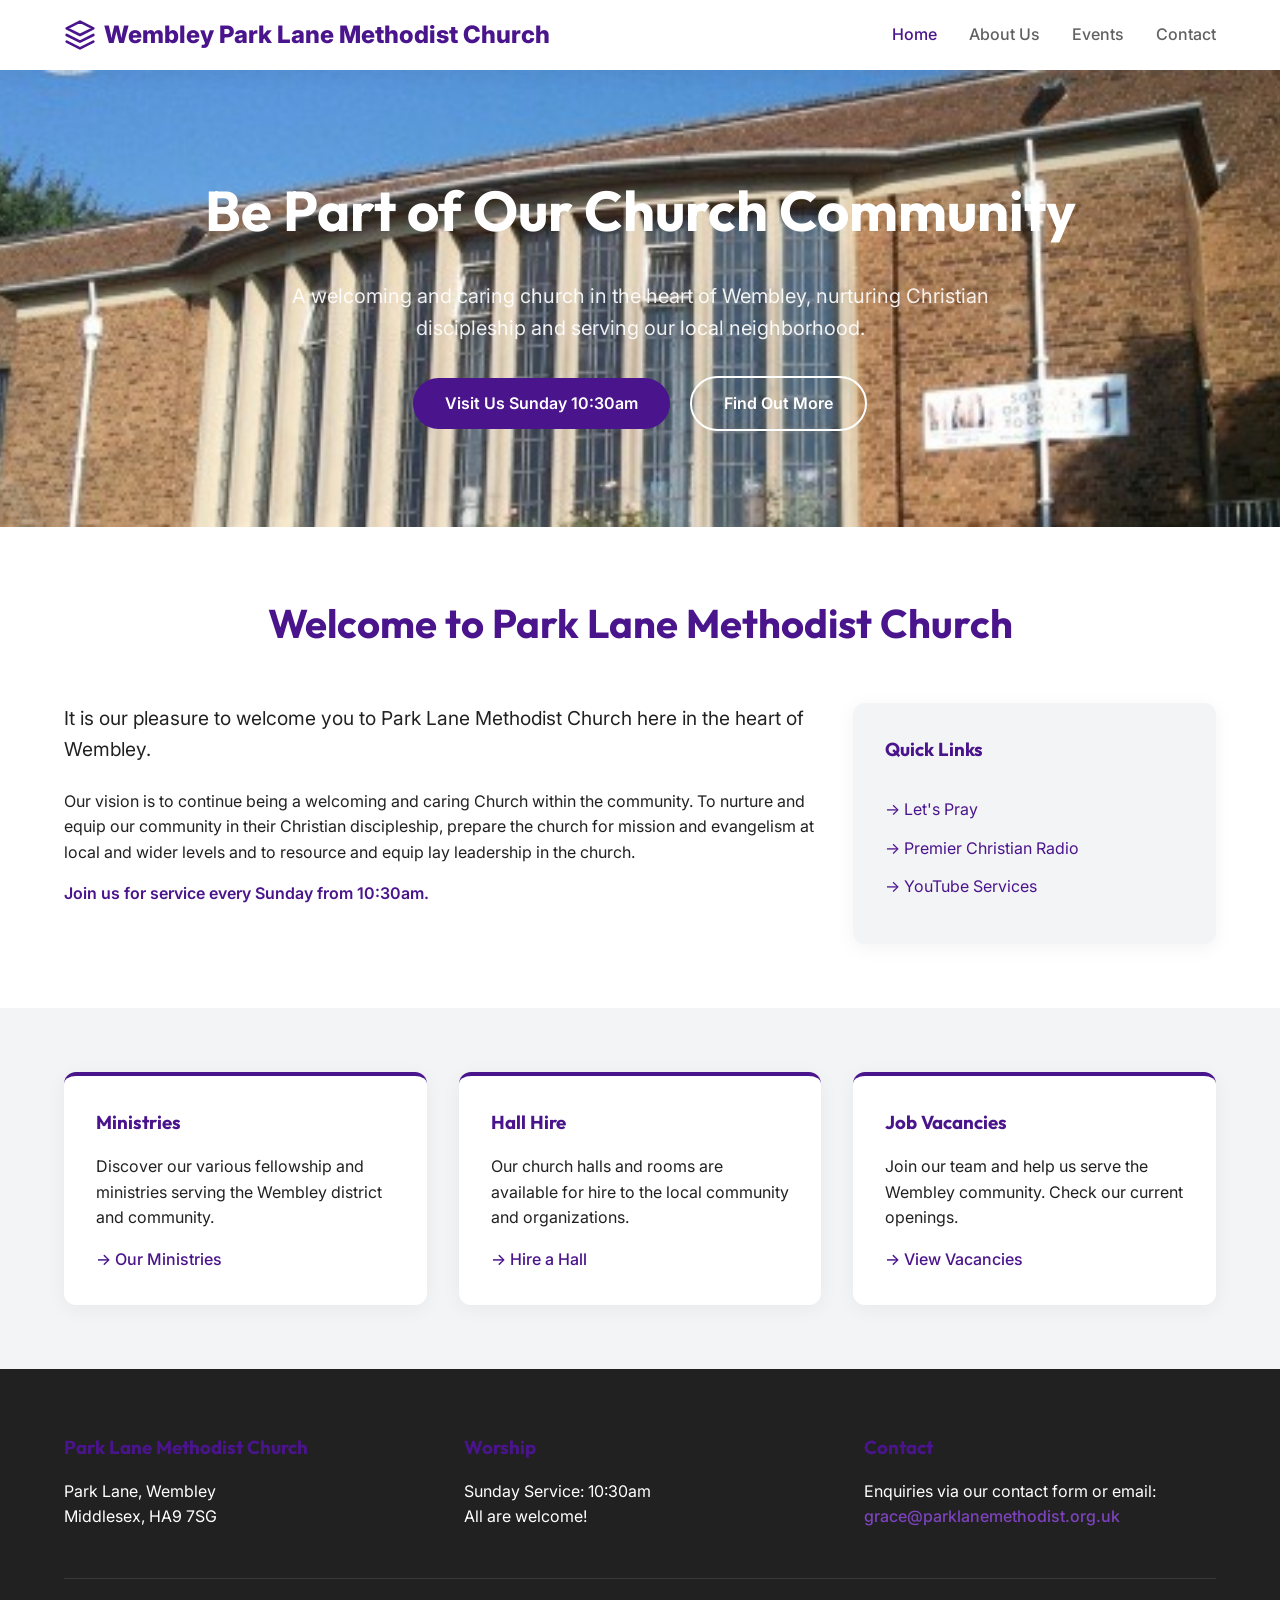
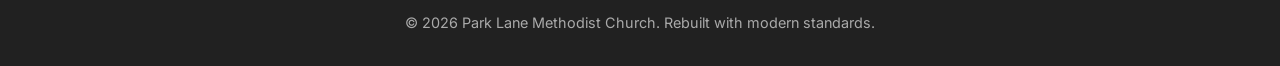
<file: public/index.html>
<!DOCTYPE html>
<html lang="en">
<head>
    <meta charset="UTF-8">
    <meta name="viewport" content="width=device-width, initial-scale=1.0">
    <title>Park Lane Methodist Church | Wembley</title>
    <meta name="description" content="Park Lane Methodist Church is a welcoming community in the heart of Wembley, dedicated to worship, fellowship, and service.">
    
    <!-- Google Fonts -->
    <link rel="preconnect" href="https://fonts.googleapis.com">
    <link rel="preconnect" href="https://fonts.gstatic.com" crossorigin>
    <link href="https://fonts.googleapis.com/css2?family=Inter:wght@400;500;600&family=Outfit:wght@700;800&display=swap" rel="stylesheet">
    
    <!-- Custom CSS -->
    <link rel="stylesheet" href="css/style.css">
</head>
<body>

    <!-- Header & Navigation -->
    <header>
        <div class="container nav-container">
            <div class="logo">
                <svg width="32" height="32" viewBox="0 0 24 24" fill="none" stroke="currentColor" stroke-width="2" stroke-linecap="round" stroke-linejoin="round"><path d="M12 2L2 7l10 5 10-5-10-5zM2 17l10 5 10-5M2 12l10 5 10-5"></path></svg>
                Wembley Park Lane Methodist Church
            </div>
            <nav>
                <ul class="nav-links">
                    <li><a href="index.html" class="active">Home</a></li>
                    <li><a href="about.html">About Us</a></li>
                    <li><a href="events.html">Events</a></li>

                    <li><a href="contact.html">Contact</a></li>
                </ul>
            </nav>
        </div>
    </header>

    <!-- Hero Section -->
    <main>
        <section class="hero">
            <div class="container">
                <h1>Be Part of Our Church Community</h1>
                <p>A welcoming and caring church in the heart of Wembley, nurturing Christian discipleship and serving our local neighborhood.</p>
                <div class="hero-btns">
                    <a href="contact.html" class="btn">Visit Us Sunday 10:30am</a>
                    <a href="about.html" class="btn" style="background:transparent; border: 2px solid white; margin-left: 1rem;">Find Out More</a>
                </div>
            </div>
        </section>

        <!-- Welcome Section -->
        <section id="welcome">
            <div class="container">
                <div class="section-title">
                    <h2>Welcome to Park Lane Methodist Church</h2>
                </div>
                <div class="grid">
                    <div class="welcome-text" style="grid-column: span 2;">
                        <p style="font-size: 1.2rem; margin-bottom: 1.5rem;">It is our pleasure to welcome you to Park Lane Methodist Church here in the heart of Wembley.</p>
                        <p>Our vision is to continue being a welcoming and caring Church within the community. To nurture and equip our community in their Christian discipleship, prepare the church for mission and evangelism at local and wider levels and to resource and equip lay leadership in the church.</p>
                        <p style="margin-top: 1rem; font-weight: 600; color: var(--primary);">Join us for service every Sunday from 10:30am.</p>
                    </div>
                    <div class="card" style="background: var(--bg-light); border: none;">
                        <h3>Quick Links</h3>
                        <ul style="list-style: none; padding-top: 1rem;">
                            <li style="margin-bottom: 0.8rem;"><a href="http://www.methodist.org.uk/prayer-and-worship/prayer-of-the-day" style="color: var(--primary);">→ Let's Pray</a></li>
                            <li style="margin-bottom: 0.8rem;"><a href="https://www.premier.plus/stations/premier-christian-radio" style="color: var(--primary);">→ Premier Christian Radio</a></li>
                            <li style="margin-bottom: 0.8rem;"><a href="https://www.youtube.com/channel/UCazZbO3GTxpth1OxfzTgOwA" style="color: var(--primary);">→ YouTube Services</a></li>
                        </ul>
                    </div>
                </div>
            </div>
        </section>

        <!-- Feature Grid -->
        <section style="background: var(--bg-light);">
            <div class="container">
                <div class="grid">
                    <div class="card">
                        <h3>Ministries</h3>
                        <p>Discover our various fellowship and ministries serving the Wembley district and community.</p>
                        <a href="about.html" style="color: var(--primary); display: inline-block; margin-top: 1rem; font-weight: 500;">→ Our Ministries</a>
                    </div>
                    <div class="card">
                        <h3>Hall Hire</h3>
                        <p>Our church halls and rooms are available for hire to the local community and organizations.</p>
                        <a href="contact.html" style="color: var(--primary); display: inline-block; margin-top: 1rem; font-weight: 500;">→ Hire a Hall</a>
                    </div>
                    <div class="card">
                        <h3>Job Vacancies</h3>
                        <p>Join our team and help us serve the Wembley community. Check our current openings.</p>
                        <a href="contact.html" style="color: var(--primary); display: inline-block; margin-top: 1rem; font-weight: 500;">→ View Vacancies</a>
                    </div>
                </div>
            </div>
        </section>
    </main>

    <!-- Footer -->
    <footer>
        <div class="container">
            <div class="footer-grid">
                <div>
                    <h3>Park Lane Methodist Church</h3>
                    <p>Park Lane, Wembley<br>Middlesex, HA9 7SG</p>
                </div>
                <div>
                    <h3>Worship</h3>
                    <p>Sunday Service: 10:30am</p>
                    <p>All are welcome!</p>
                </div>
                <div>
                    <h3>Contact</h3>
                    <p>Enquiries via our contact form or email:</p>
                    <p><a href="mailto:grace@parklanemethodist.org.uk" style="color: var(--primary-light); font-weight: 500;">grace@parklanemethodist.org.uk</a></p>
                </div>
            </div>
            <div class="footer-bottom">
                <p>&copy; 2026 Park Lane Methodist Church. Rebuilt with modern standards.</p>
            </div>
        </div>
    </footer>

    <!-- Custom JS -->
    <script src="js/main.js"></script>
</body>
</html>
</file>
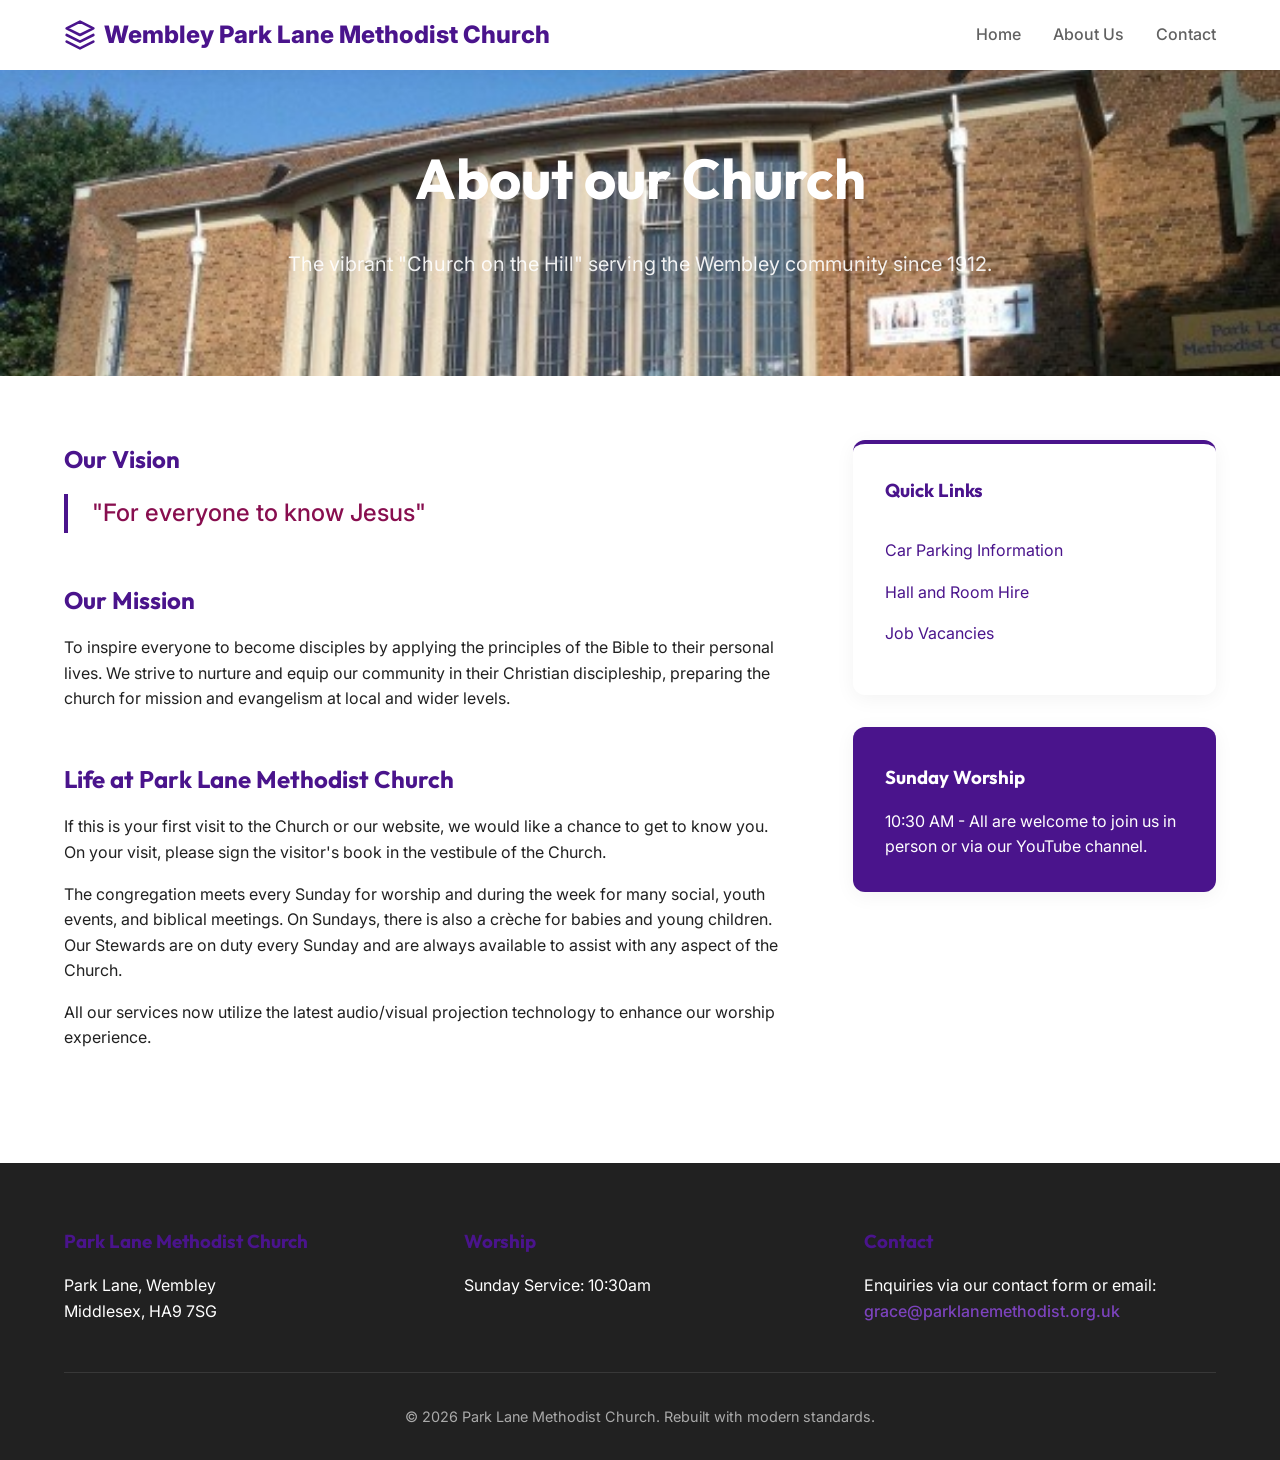
<file: about.html>
<!DOCTYPE html>
<html lang="en">
<head>
    <meta charset="UTF-8">
    <meta name="viewport" content="width=device-width, initial-scale=1.0">
    <title>About Us | Park Lane Methodist Church</title>
    <meta name="description" content="Learn about the history, vision, and mission of Park Lane Methodist Church in Wembley.">
    
    <!-- Google Fonts -->
    <link rel="preconnect" href="https://fonts.googleapis.com">
    <link rel="preconnect" href="https://fonts.gstatic.com" crossorigin>
    <link href="https://fonts.googleapis.com/css2?family=Inter:wght@400;500;600&family=Outfit:wght@700;800&display=swap" rel="stylesheet">
    
    <!-- Custom CSS -->
    <link rel="stylesheet" href="css/style.css">
</head>
<body>

    <!-- Header & Navigation -->
    <header>
        <div class="container nav-container">
            <div class="logo">
                <svg width="32" height="32" viewBox="0 0 24 24" fill="none" stroke="currentColor" stroke-width="2" stroke-linecap="round" stroke-linejoin="round"><path d="M12 2L2 7l10 5 10-5-10-5zM2 17l10 5 10-5M2 12l10 5 10-5"></path></svg>
                Wembley Park Lane Methodist Church
            </div>
            <nav>
                <ul class="nav-links">
                    <li><a href="index.html">Home</a></li>
                    <li><a href="https://parklanemethodist.org.uk/about" class="active">About Us</a></li>
                    <li><a href="https://parklanemethodist.org.uk/#contact">Contact</a></li>
                </ul>
            </nav>
        </div>
    </header>

    <!-- Page Header -->
    <section class="hero" style="padding: 4rem 0;">
        <div class="container">
            <h1>About our Church</h1>
            <p>The vibrant "Church on the Hill" serving the Wembley community since 1912.</p>
        </div>
    </section>

    <!-- Main Content -->
    <main class="container" style="padding: 4rem 1.5rem;">
        <div class="grid" style="grid-template-columns: 2fr 1fr; gap: 4rem;">
            
            <article>
                <div style="margin-bottom: 3rem;">
                    <h2>Our Vision</h2>
                    <p style="font-size: 1.5rem; color: var(--secondary); font-weight: 500; border-left: 4px solid var(--primary); padding-left: 1.5rem;">"For everyone to know Jesus"</p>
                </div>

                <div style="margin-bottom: 3rem;">
                    <h2>Our Mission</h2>
                    <p>To inspire everyone to become disciples by applying the principles of the Bible to their personal lives. We strive to nurture and equip our community in their Christian discipleship, preparing the church for mission and evangelism at local and wider levels.</p>
                </div>

                <div style="margin-bottom: 3rem;">
                    <h2>Life at Park Lane Methodist Church</h2>
                    <p>If this is your first visit to the Church or our website, we would like a chance to get to know you. On your visit, please sign the visitor's book in the vestibule of the Church.</p>
                    <p style="margin-top: 1rem;">The congregation meets every Sunday for worship and during the week for many social, youth events, and biblical meetings. On Sundays, there is also a crèche for babies and young children. Our Stewards are on duty every Sunday and are always available to assist with any aspect of the Church.</p>
                    <p style="margin-top: 1rem;">All our services now utilize the latest audio/visual projection technology to enhance our worship experience.</p>
                </div>
            </article>

            <!-- Sidebar -->
            <aside>
                <div class="card" style="margin-bottom: 2rem;">
                    <h3>Quick Links</h3>
                    <ul style="list-style: none; padding-top: 1rem;">
                        <li style="margin-bottom: 1rem;"><a href="https://parklanemethodist.org.uk/#contact" style="color: var(--primary);">Car Parking Information</a></li>
                        <li style="margin-bottom: 1rem;"><a href="https://parklanemethodist.org.uk/#contact" style="color: var(--primary);">Hall and Room Hire</a></li>
                        <li style="margin-bottom: 1rem;"><a href="https://parklanemethodist.org.uk/#contact" style="color: var(--primary);">Job Vacancies</a></li>
                    </ul>
                </div>
                
                <div class="card" style="background: var(--primary); color: white;">
                    <h3 style="color: white;">Sunday Worship</h3>
                    <p>10:30 AM - All are welcome to join us in person or via our YouTube channel.</p>
                </div>
            </aside>

        </div>
    </main>

    <!-- Footer -->
    <footer>
        <div class="container">
            <div class="footer-grid">
                <div>
                    <h3>Park Lane Methodist Church</h3>
                    <p>Park Lane, Wembley<br>Middlesex, HA9 7SG</p>
                </div>
                <div>
                    <h3>Worship</h3>
                    <p>Sunday Service: 10:30am</p>
                </div>
                <div>
                    <h3>Contact</h3>
                    <p>Enquiries via our contact form or email:</p>
                    <p><a href="mailto:grace@parklanemethodist.org.uk" style="color: var(--primary-light); font-weight: 500;">grace@parklanemethodist.org.uk</a></p>
                </div>
            </div>
            <div class="footer-bottom">
                <p>&copy; 2026 Park Lane Methodist Church. Rebuilt with modern standards.</p>
            </div>
        </div>
    </footer>

    <!-- Custom JS -->
    <script src="js/main.js"></script>
</body>
</html>
</file>
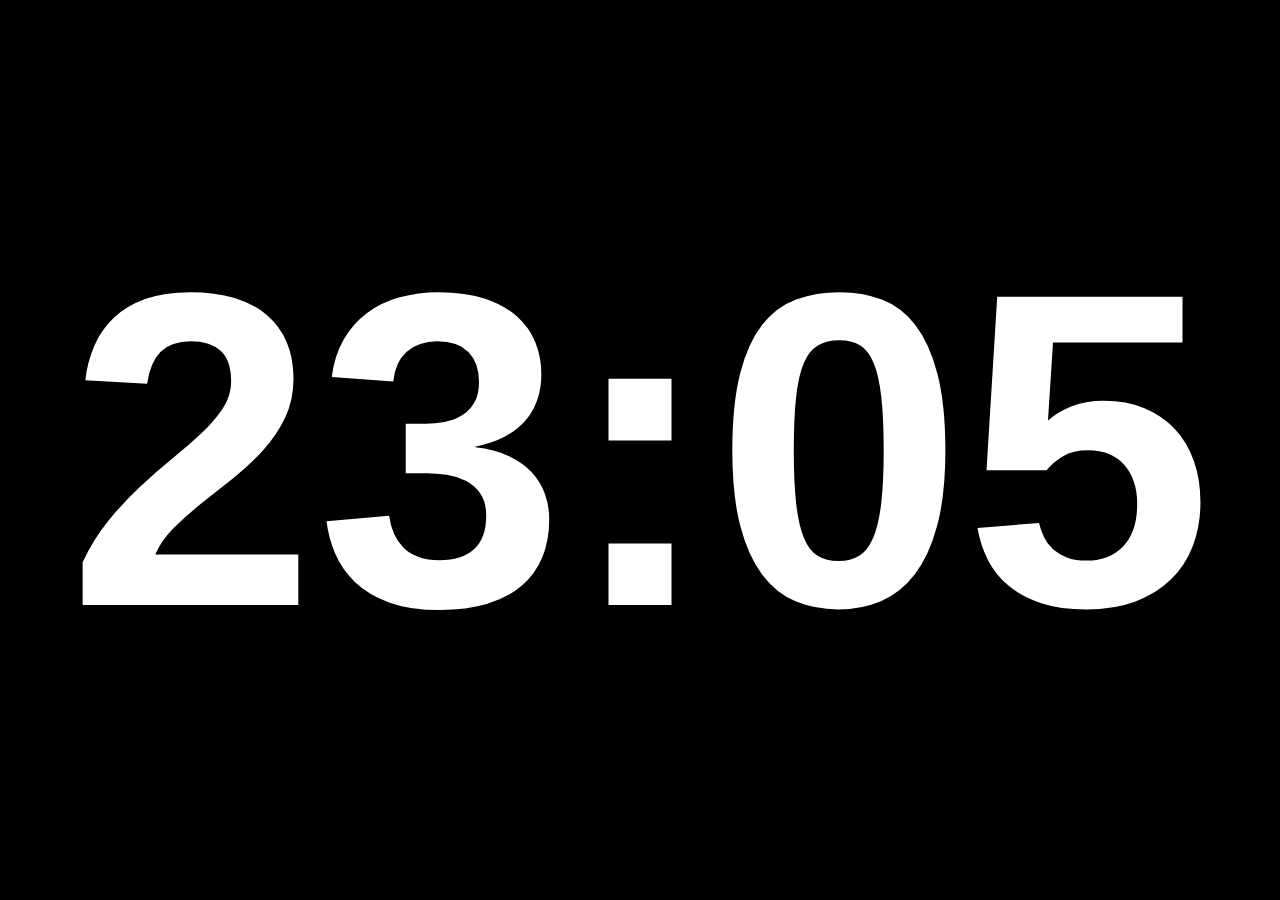
<file: clock.html>
<!DOCTYPE html>
<html lang="en">
<head>
	<meta charset="UTF-8">
	<title>Clock</title>
	<style>
		html {
			background: #000000;
			font-family: sans-serif;
			font-weight: bold;
			color: #FFFFFF;
		}
		html, body {
			margin: 0;
			padding: 0;
			width: 100%;
			height: 100%;
			overflow: hidden;
		}
		body {
			display: flex;
			justify-content: center;
			align-items: center;
		}
		div#clocktext {
			font-size: 35vw; /* Slightly larger text since there are fewer numbers */
			line-height: 1;
			text-align: center;
			cursor: default;
			user-select: none;
			-moz-user-select: none;
			-webkit-user-select: none;
		}
	</style>
</head>
<body>
	<div id="clocktext"></div>

	<script>
		"use strict";

		let textElem = document.getElementById("clocktext");

		function updateClock() {
			let d = new Date();
			let h = d.getHours();
			let m = d.getMinutes();
			
			let hStr = (h < 10 ? "0" : "") + h;
			let mStr = (m < 10 ? "0" : "") + m;
			
			// Only displaying hours and minutes now
			textElem.textContent = hStr + ":" + mStr;
		}

		updateClock();
		setInterval(updateClock, 1000);
	</script>
</body>
</html>
</file>
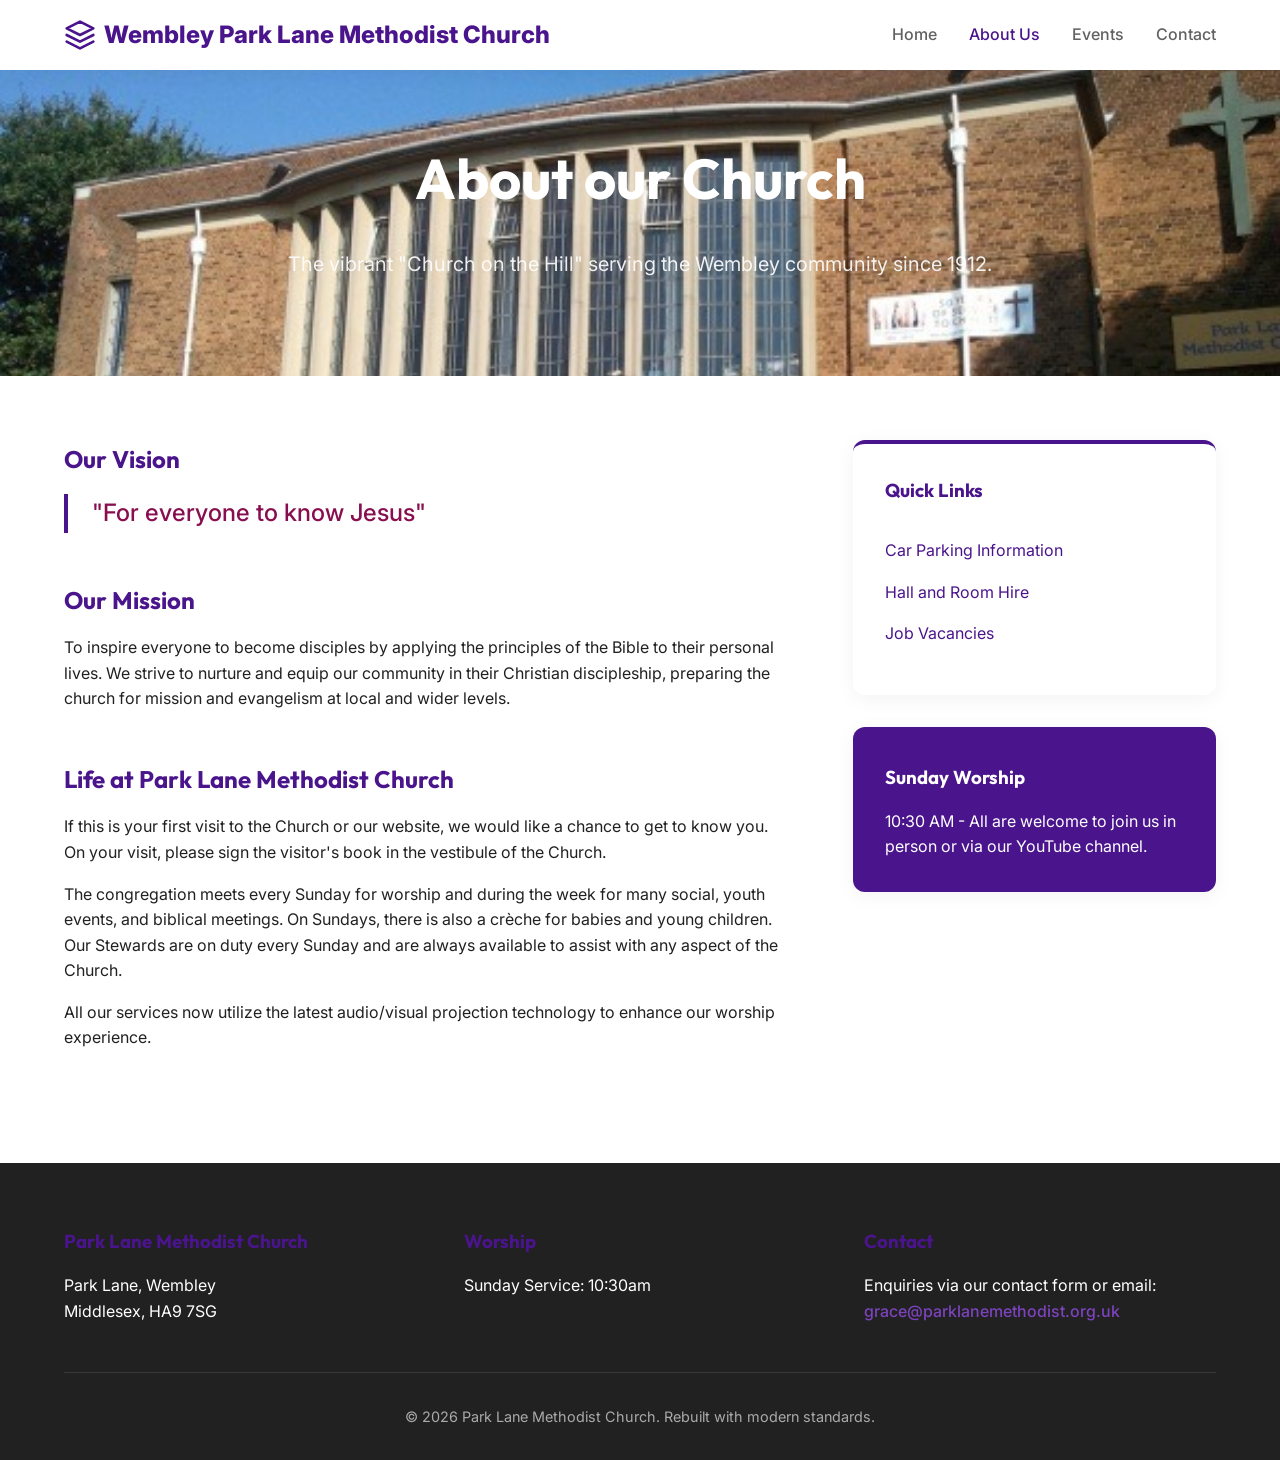
<file: public/about.html>
<!DOCTYPE html>
<html lang="en">
<head>
    <meta charset="UTF-8">
    <meta name="viewport" content="width=device-width, initial-scale=1.0">
    <title>About Us | Park Lane Methodist Church</title>
    <meta name="description" content="Learn about the history, vision, and mission of Park Lane Methodist Church in Wembley.">
    
    <!-- Google Fonts -->
    <link rel="preconnect" href="https://fonts.googleapis.com">
    <link rel="preconnect" href="https://fonts.gstatic.com" crossorigin>
    <link href="https://fonts.googleapis.com/css2?family=Inter:wght@400;500;600&family=Outfit:wght@700;800&display=swap" rel="stylesheet">
    
    <!-- Custom CSS -->
    <link rel="stylesheet" href="css/style.css">
</head>
<body>

    <!-- Header & Navigation -->
    <header>
        <div class="container nav-container">
            <div class="logo">
                <svg width="32" height="32" viewBox="0 0 24 24" fill="none" stroke="currentColor" stroke-width="2" stroke-linecap="round" stroke-linejoin="round"><path d="M12 2L2 7l10 5 10-5-10-5zM2 17l10 5 10-5M2 12l10 5 10-5"></path></svg>
                Wembley Park Lane Methodist Church
            </div>
            <nav>
                <ul class="nav-links">
                    <li><a href="index.html">Home</a></li>
                    <li><a href="about.html" class="active">About Us</a></li>
                    <li><a href="events.html">Events</a></li>
                    
                    <li><a href="contact.html">Contact</a></li>
                </ul>
            </nav>
        </div>
    </header>

    <!-- Page Header -->
    <section class="hero" style="padding: 4rem 0;">
        <div class="container">
            <h1>About our Church</h1>
            <p>The vibrant "Church on the Hill" serving the Wembley community since 1912.</p>
        </div>
    </section>

    <!-- Main Content -->
    <main class="container" style="padding: 4rem 1.5rem;">
        <div class="grid" style="grid-template-columns: 2fr 1fr; gap: 4rem;">
            
            <article>
                <div style="margin-bottom: 3rem;">
                    <h2>Our Vision</h2>
                    <p style="font-size: 1.5rem; color: var(--secondary); font-weight: 500; border-left: 4px solid var(--primary); padding-left: 1.5rem;">"For everyone to know Jesus"</p>
                </div>

                <div style="margin-bottom: 3rem;">
                    <h2>Our Mission</h2>
                    <p>To inspire everyone to become disciples by applying the principles of the Bible to their personal lives. We strive to nurture and equip our community in their Christian discipleship, preparing the church for mission and evangelism at local and wider levels.</p>
                </div>

                <div style="margin-bottom: 3rem;">
                    <h2>Life at Park Lane Methodist Church</h2>
                    <p>If this is your first visit to the Church or our website, we would like a chance to get to know you. On your visit, please sign the visitor's book in the vestibule of the Church.</p>
                    <p style="margin-top: 1rem;">The congregation meets every Sunday for worship and during the week for many social, youth events, and biblical meetings. On Sundays, there is also a crèche for babies and young children. Our Stewards are on duty every Sunday and are always available to assist with any aspect of the Church.</p>
                    <p style="margin-top: 1rem;">All our services now utilize the latest audio/visual projection technology to enhance our worship experience.</p>
                </div>
            </article>

            <!-- Sidebar -->
            <aside>
                <div class="card" style="margin-bottom: 2rem;">
                    <h3>Quick Links</h3>
                    <ul style="list-style: none; padding-top: 1rem;">
                        <li style="margin-bottom: 1rem;"><a href="contact.html" style="color: var(--primary);">Car Parking Information</a></li>
                        <li style="margin-bottom: 1rem;"><a href="contact.html" style="color: var(--primary);">Hall and Room Hire</a></li>
                        <li style="margin-bottom: 1rem;"><a href="contact.html" style="color: var(--primary);">Job Vacancies</a></li>
                    </ul>
                </div>
                
                <div class="card" style="background: var(--primary); color: white;">
                    <h3 style="color: white;">Sunday Worship</h3>
                    <p>10:30 AM - All are welcome to join us in person or via our YouTube channel.</p>
                </div>
            </aside>

        </div>
    </main>

    <!-- Footer -->
    <footer>
        <div class="container">
            <div class="footer-grid">
                <div>
                    <h3>Park Lane Methodist Church</h3>
                    <p>Park Lane, Wembley<br>Middlesex, HA9 7SG</p>
                </div>
                <div>
                    <h3>Worship</h3>
                    <p>Sunday Service: 10:30am</p>
                </div>
                <div>
                    <h3>Contact</h3>
                    <p>Enquiries via our contact form or email:</p>
                    <p><a href="mailto:grace@parklanemethodist.org.uk" style="color: var(--primary-light); font-weight: 500;">grace@parklanemethodist.org.uk</a></p>
                </div>
            </div>
            <div class="footer-bottom">
                <p>&copy; 2026 Park Lane Methodist Church. Rebuilt with modern standards.</p>
            </div>
        </div>
    </footer>

    <!-- Custom JS -->
    <script src="js/main.js"></script>
</body>
</html>
</file>
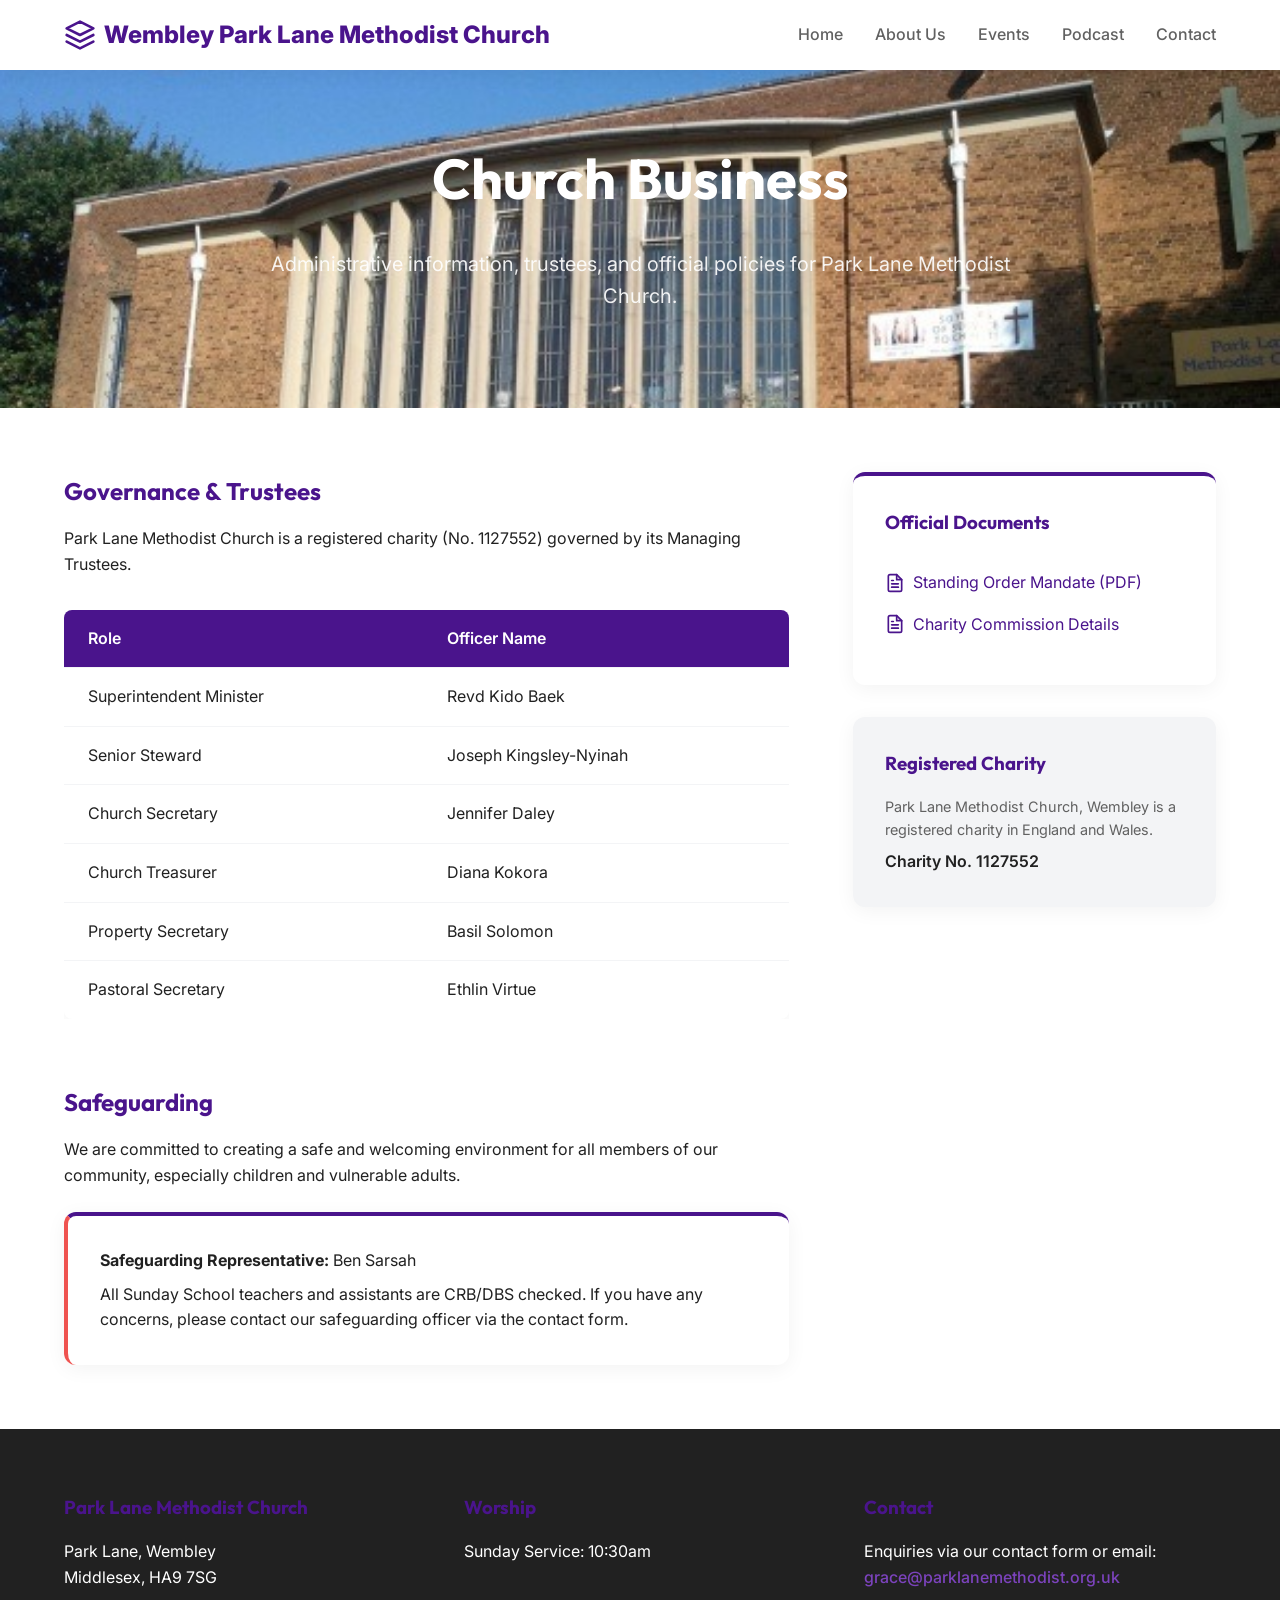
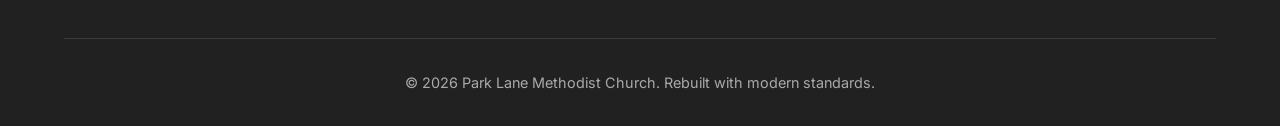
<file: public/business.html>
<!DOCTYPE html>
<html lang="en">
<head>
    <meta charset="UTF-8">
    <meta name="viewport" content="width=device-width, initial-scale=1.0">
    <title>Church Business | Park Lane Methodist Church</title>
    <meta name="description" content="Official business, trustees, and administrative information for Park Lane Methodist Church, Wembley.">
    
    <!-- Google Fonts -->
    <link rel="preconnect" href="https://fonts.googleapis.com">
    <link rel="preconnect" href="https://fonts.gstatic.com" crossorigin>
    <link href="https://fonts.googleapis.com/css2?family=Inter:wght@400;500;600&family=Outfit:wght@700;800&display=swap" rel="stylesheet">
    
    <!-- Custom CSS -->
    <link rel="stylesheet" href="css/style.css">
    <style>
        .table-container {
            overflow-x: auto;
            margin-top: 2rem;
        }
        table {
            width: 100%;
            border-collapse: collapse;
            background: var(--white);
            border-radius: 8px;
            overflow: hidden;
            box-shadow: var(--shadow-soft);
        }
        th, td {
            padding: 1rem 1.5rem;
            text-align: left;
            border-bottom: 1px solid var(--bg-light);
        }
        th {
            background: var(--primary);
            color: white;
            font-weight: 600;
        }
        tr:last-child td {
            border-bottom: none;
        }
        .badge {
            background: var(--bg-light);
            color: var(--primary);
            padding: 0.2rem 0.6rem;
            border-radius: 4px;
            font-size: 0.8rem;
            font-weight: 600;
        }
    </style>
</head>
<body>

    <!-- Header & Navigation -->
    <header>
        <div class="container nav-container">
            <div class="logo">
                <svg width="32" height="32" viewBox="0 0 24 24" fill="none" stroke="currentColor" stroke-width="2" stroke-linecap="round" stroke-linejoin="round"><path d="M12 2L2 7l10 5 10-5-10-5zM2 17l10 5 10-5M2 12l10 5 10-5"></path></svg>
                Wembley Park Lane Methodist Church
            </div>
            <nav>
                <ul class="nav-links">
                    <li><a href="index.html">Home</a></li>
                    <li><a href="about.html">About Us</a></li>
                    <li><a href="events.html">Events</a></li>
                    <li><a href="podcast.html">Podcast</a></li>
                    <li><a href="contact.html">Contact</a></li>
                </ul>
            </nav>
        </div>
    </header>

    <!-- Page Header -->
    <section class="hero" style="padding: 4rem 0;">
        <div class="container">
            <h1>Church Business</h1>
            <p>Administrative information, trustees, and official policies for Park Lane Methodist Church.</p>
        </div>
    </section>

    <!-- Main Content -->
    <main class="container" style="padding: 4rem 1.5rem;">
        
        <div class="grid" style="grid-template-columns: 2fr 1fr; gap: 4rem;">
            
            <div>
                <h2>Governance & Trustees</h2>
                <p>Park Lane Methodist Church is a registered charity (No. 1127552) governed by its Managing Trustees.</p>
                
                <div class="table-container">
                    <table>
                        <thead>
                            <tr>
                                <th>Role</th>
                                <th>Officer Name</th>
                            </tr>
                        </thead>
                        <tbody>
                            <tr>
                                <td>Superintendent Minister</td>
                                <td>Revd Kido Baek</td>
                            </tr>
                            <tr>
                                <td>Senior Steward</td>
                                <td>Joseph Kingsley-Nyinah</td>
                            </tr>
                            <tr>
                                <td>Church Secretary</td>
                                <td>Jennifer Daley</td>
                            </tr>
                            <tr>
                                <td>Church Treasurer</td>
                                <td>Diana Kokora</td>
                            </tr>
                            <tr>
                                <td>Property Secretary</td>
                                <td>Basil Solomon</td>
                            </tr>
                            <tr>
                                <td>Pastoral Secretary</td>
                                <td>Ethlin Virtue</td>
                            </tr>
                        </tbody>
                    </table>
                </div>

                <div style="margin-top: 4rem;">
                    <h2>Safeguarding</h2>
                    <p>We are committed to creating a safe and welcoming environment for all members of our community, especially children and vulnerable adults.</p>
                    <div class="card" style="margin-top: 1.5rem; border-left: 4px solid #ef5350;">
                        <p><strong>Safeguarding Representative:</strong> Ben Sarsah</p>
                        <p style="margin-top: 0.5rem;">All Sunday School teachers and assistants are CRB/DBS checked. If you have any concerns, please contact our safeguarding officer via the contact form.</p>
                    </div>
                </div>
            </div>

            <!-- Sidebar -->
            <aside>
                <div class="card" style="margin-bottom: 2rem;">
                    <h3>Official Documents</h3>
                    <ul style="list-style: none; padding-top: 1rem;">
                        <li style="margin-bottom: 1rem;">
                            <a href="#" style="color: var(--primary); display: flex; align-items: center; gap: 0.5rem;">
                                <svg width="20" height="20" viewBox="0 0 24 24" fill="none" stroke="currentColor" stroke-width="2" stroke-linecap="round" stroke-linejoin="round"><path d="M14 2H6a2 2 0 0 0-2 2v16a2 2 0 0 0 2 2h12a2 2 0 0 0 2-2V8z"></path><polyline points="14 2 14 8 20 8"></polyline><line x1="16" y1="13" x2="8" y2="13"></line><line x1="16" y1="17" x2="8" y2="17"></line><polyline points="10 9 9 9 8 9"></polyline></svg>
                                Standing Order Mandate (PDF)
                            </a>
                        </li>
                        <li style="margin-bottom: 1rem;">
                            <a href="#" style="color: var(--primary); display: flex; align-items: center; gap: 0.5rem;">
                                <svg width="20" height="20" viewBox="0 0 24 24" fill="none" stroke="currentColor" stroke-width="2" stroke-linecap="round" stroke-linejoin="round"><path d="M14 2H6a2 2 0 0 0-2 2v16a2 2 0 0 0 2 2h12a2 2 0 0 0 2-2V8z"></path><polyline points="14 2 14 8 20 8"></polyline><line x1="16" y1="13" x2="8" y2="13"></line><line x1="16" y1="17" x2="8" y2="17"></line><polyline points="10 9 9 9 8 9"></polyline></svg>
                                Charity Commission Details
                            </a>
                        </li>
                    </ul>
                </div>

                <div class="card" style="background: var(--bg-light); border: none;">
                    <h3>Registered Charity</h3>
                    <p style="font-size: 0.9rem; color: var(--text-muted); margin-top: 0.5rem;">Park Lane Methodist Church, Wembley is a registered charity in England and Wales.</p>
                    <p style="margin-top: 0.5rem; font-weight: 600;">Charity No. 1127552</p>
                </div>
            </aside>

        </div>

    </main>

    <!-- Footer -->
    <footer>
        <div class="container">
            <div class="footer-grid">
                <div>
                    <h3>Park Lane Methodist Church</h3>
                    <p>Park Lane, Wembley<br>Middlesex, HA9 7SG</p>
                </div>
                <div>
                    <h3>Worship</h3>
                    <p>Sunday Service: 10:30am</p>
                </div>
                <div>
                    <h3>Contact</h3>
                    <p>Enquiries via our contact form or email:</p>
                    <p><a href="mailto:grace@parklanemethodist.org.uk" style="color: var(--primary-light); font-weight: 500;">grace@parklanemethodist.org.uk</a></p>
                </div>
            </div>
            <div class="footer-bottom">
                <p>&copy; 2026 Park Lane Methodist Church. Rebuilt with modern standards.</p>
            </div>
        </div>
    </footer>

    <!-- Custom JS -->
    <script src="js/main.js"></script>
</body>
</html>
</file>
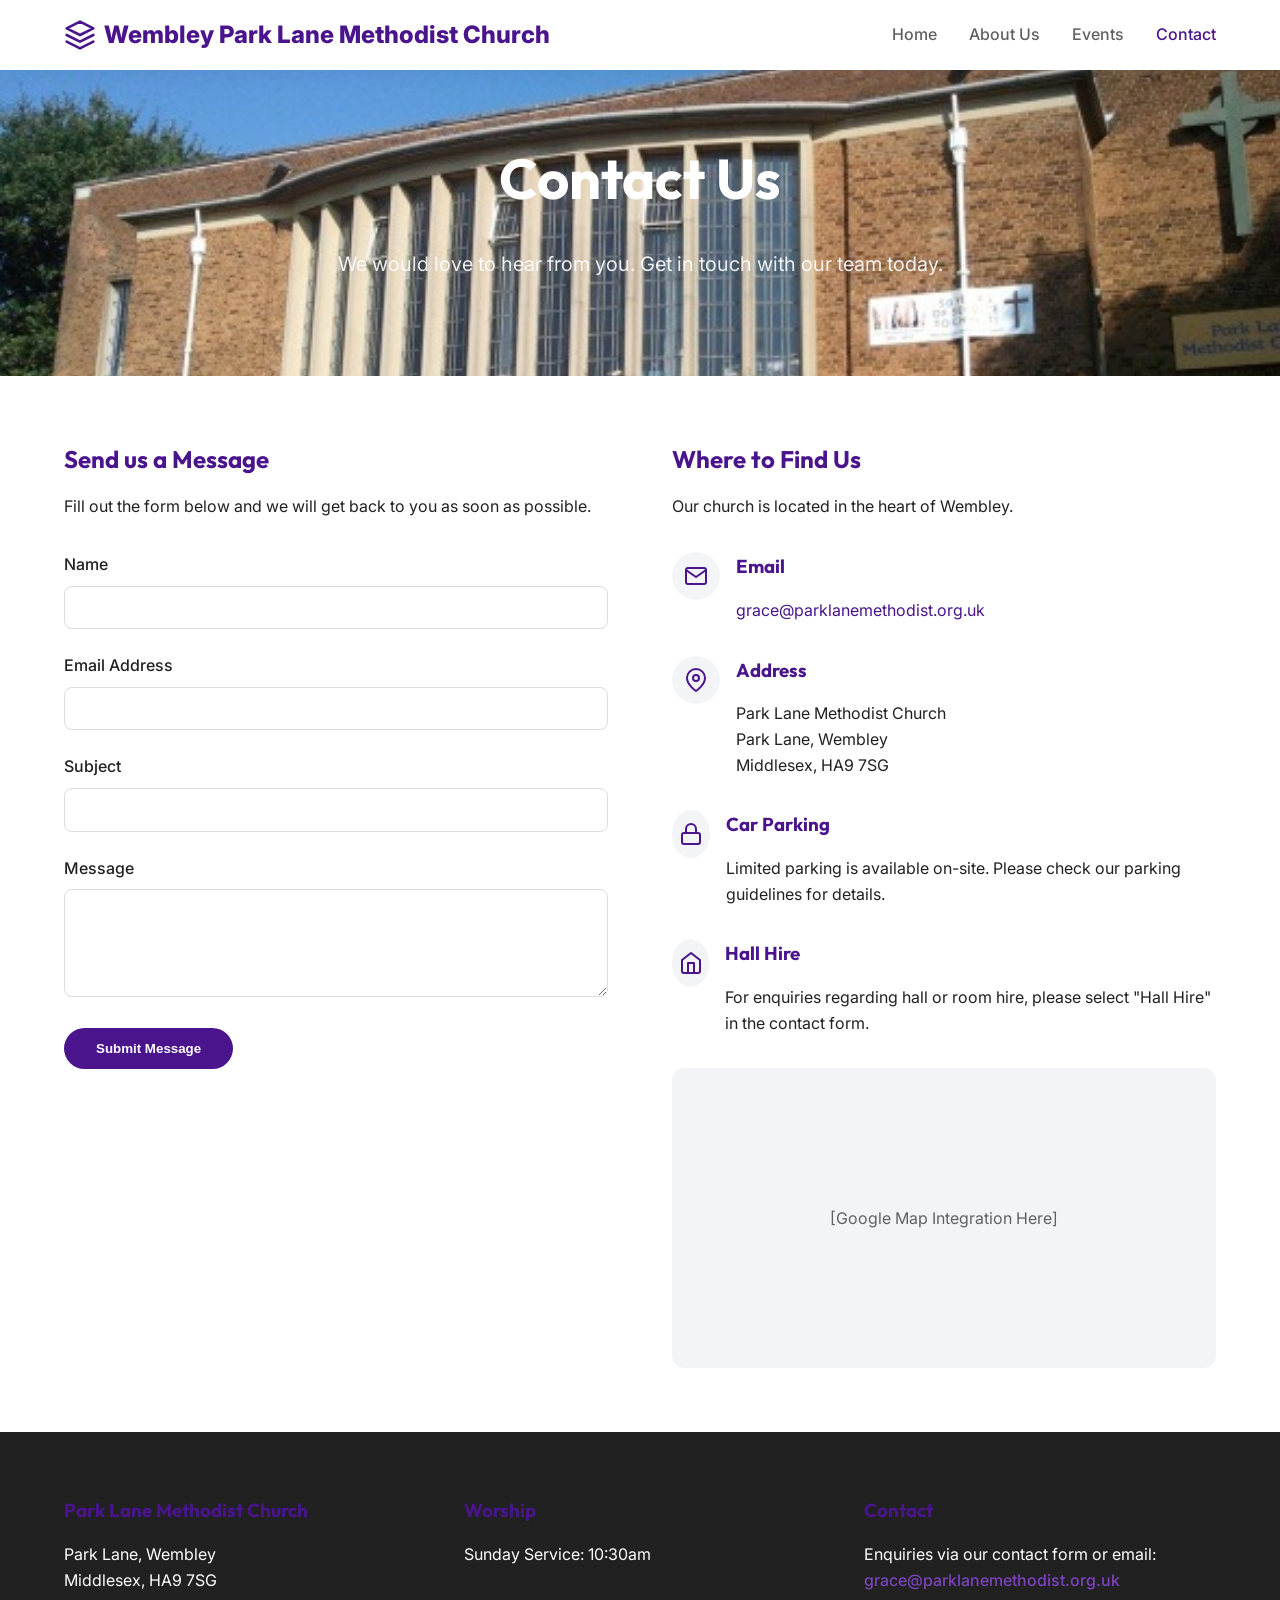
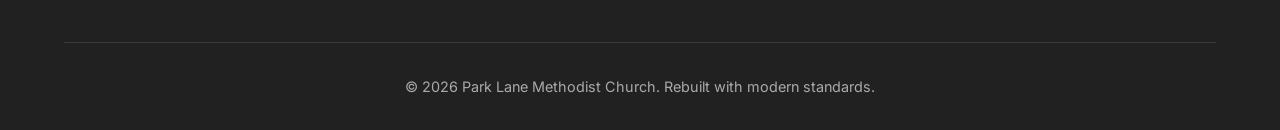
<file: public/contact.html>
<!DOCTYPE html>
<html lang="en">
<head>
    <meta charset="UTF-8">
    <meta name="viewport" content="width=device-width, initial-scale=1.0">
    <title>Contact Us | Park Lane Methodist Church</title>
    <meta name="description" content="Get in touch with Park Lane Methodist Church in Wembley. Find our address, parking info, and contact form.">
    
    <!-- Google Fonts -->
    <link rel="preconnect" href="https://fonts.googleapis.com">
    <link rel="preconnect" href="https://fonts.gstatic.com" crossorigin>
    <link href="https://fonts.googleapis.com/css2?family=Inter:wght@400;500;600&family=Outfit:wght@700;800&display=swap" rel="stylesheet">
    
    <!-- Custom CSS -->
    <link rel="stylesheet" href="css/style.css">
    <style>
        .form-group {
            margin-bottom: 1.5rem;
        }
        label {
            display: block;
            margin-bottom: 0.5rem;
            font-weight: 500;
        }
        input, textarea {
            width: 100%;
            padding: 0.8rem;
            border: 1px solid #ddd;
            border-radius: 8px;
            font-family: inherit;
        }
        .contact-info-item {
            display: flex;
            gap: 1rem;
            margin-bottom: 2rem;
        }
        .icon-circle {
            width: 48px;
            height: 48px;
            background: var(--bg-light);
            border-radius: 50%;
            display: flex;
            align-items: center;
            justify-content: center;
            color: var(--primary);
        }
    </style>
</head>
<body>

    <!-- Header & Navigation -->
    <header>
        <div class="container nav-container">
            <div class="logo">
                <svg width="32" height="32" viewBox="0 0 24 24" fill="none" stroke="currentColor" stroke-width="2" stroke-linecap="round" stroke-linejoin="round"><path d="M12 2L2 7l10 5 10-5-10-5zM2 17l10 5 10-5M2 12l10 5 10-5"></path></svg>
                Wembley Park Lane Methodist Church
            </div>
            <nav>
                <ul class="nav-links">
                    <li><a href="index.html">Home</a></li>
                    <li><a href="about.html">About Us</a></li>
                    <li><a href="events.html">Events</a></li>

                    <li><a href="contact.html" class="active">Contact</a></li>
                </ul>
            </nav>
        </div>
    </header>

    <!-- Page Header -->
    <section class="hero" style="padding: 4rem 0;">
        <div class="container">
            <h1>Contact Us</h1>
            <p>We would love to hear from you. Get in touch with our team today.</p>
        </div>
    </section>

    <!-- Main Content -->
    <main class="container" style="padding: 4rem 1.5rem;">
        <div class="grid" style="grid-template-columns: 1fr 1fr; gap: 4rem;">
            
            <!-- Contact Form -->
            <div>
                <h2>Send us a Message</h2>
                <p style="margin-bottom: 2rem;">Fill out the form below and we will get back to you as soon as possible.</p>
                <form action="/submit" method="POST" id="contactForm">
                    <div id="successMessage" style="display: none; background: #d4edda; color: #155724; padding: 1rem; border-radius: 8px; margin-bottom: 1.5rem; border: 1px solid #c3e6cb;">
                        Thank you! Your message has been sent successfully. We will get back to you soon.
                    </div>
                    <div class="form-group">
                        <label for="name">Name</label>
                        <input type="text" id="name" name="name" required>
                    </div>
                    <div class="form-group">
                        <label for="email">Email Address</label>
                        <input type="email" id="email" name="email" required>
                    </div>
                    <div class="form-group">
                        <label for="subject">Subject</label>
                        <input type="text" id="subject" name="subject">
                    </div>
                    <div class="form-group">
                        <label for="message">Message</label>
                        <textarea id="message" name="message" rows="5" required></textarea>
                    </div>
                    <button type="submit" class="btn">Submit Message</button>
                </form>

                <script>
                    // Check for success message in URL
                    if (window.location.search.includes('success=true')) {
                        document.getElementById('successMessage').style.display = 'block';
                        // Clean up URL without refreshing
                        window.history.replaceState({}, document.title, window.location.pathname);
                    }
                </script>
            </div>

            <!-- Contact Info -->
            <div>
                <h2>Where to Find Us</h2>
                <p style="margin-bottom: 2rem;">Our church is located in the heart of Wembley.</p>
                
                <div class="contact-info-item">
                    <div class="icon-circle">
                        <svg width="24" height="24" viewBox="0 0 24 24" fill="none" stroke="currentColor" stroke-width="2" stroke-linecap="round" stroke-linejoin="round"><path d="M4 4h16c1.1 0 2 .9 2 2v12c0 1.1-.9 2-2 2H4c-1.1 0-2-.9-2-2V6c0-1.1.9-2 2-2z"></path><polyline points="22,6 12,13 2,6"></polyline></svg>
                    </div>
                    <div>
                        <h3>Email</h3>
                        <p><a href="mailto:grace@parklanemethodist.org.uk" style="color: var(--primary);">grace@parklanemethodist.org.uk</a></p>
                    </div>
                </div>

                <div class="contact-info-item">
                    <div class="icon-circle">
                        <svg width="24" height="24" viewBox="0 0 24 24" fill="none" stroke="currentColor" stroke-width="2" stroke-linecap="round" stroke-linejoin="round"><path d="M21 10c0 7-9 13-9 13s-9-6-9-13a9 9 0 0 1 18 0z"></path><circle cx="12" cy="10" r="3"></circle></svg>
                    </div>
                    <div>
                        <h3>Address</h3>
                        <p>Park Lane Methodist Church<br>Park Lane, Wembley<br>Middlesex, HA9 7SG</p>
                    </div>
                </div>

                <div class="contact-info-item">
                    <div class="icon-circle">
                        <svg width="24" height="24" viewBox="0 0 24 24" fill="none" stroke="currentColor" stroke-width="2" stroke-linecap="round" stroke-linejoin="round"><rect x="3" y="11" width="18" height="11" rx="2" ry="2"></rect><path d="M7 11V7a5 5 0 0 1 10 0v4"></path></svg>
                    </div>
                    <div>
                        <h3>Car Parking</h3>
                        <p>Limited parking is available on-site. Please check our parking guidelines for details.</p>
                    </div>
                </div>

                <div class="contact-info-item">
                    <div class="icon-circle">
                        <svg width="24" height="24" viewBox="0 0 24 24" fill="none" stroke="currentColor" stroke-width="2" stroke-linecap="round" stroke-linejoin="round"><path d="M3 9l9-7 9 7v11a2 2 0 0 1-2 2H5a2 2 0 0 1-2-2z"></path><polyline points="9 22 9 12 15 12 15 22"></polyline></svg>
                    </div>
                    <div>
                        <h3>Hall Hire</h3>
                        <p>For enquiries regarding hall or room hire, please select "Hall Hire" in the contact form.</p>
                    </div>
                </div>

                <!-- Simple Map Placeholder -->
                <div style="background: var(--bg-light); height: 300px; border-radius: 12px; display: flex; align-items: center; justify-content: center; color: var(--text-muted);">
                    <p>[Google Map Integration Here]</p>
                </div>
            </div>

        </div>
    </main>

    <!-- Footer -->
    <footer>
        <div class="container">
            <div class="footer-grid">
                <div>
                    <h3>Park Lane Methodist Church</h3>
                    <p>Park Lane, Wembley<br>Middlesex, HA9 7SG</p>
                </div>
                <div>
                    <h3>Worship</h3>
                    <p>Sunday Service: 10:30am</p>
                </div>
                <div>
                    <h3>Contact</h3>
                    <p>Enquiries via our contact form or email:</p>
                    <p><a href="mailto:grace@parklanemethodist.org.uk" style="color: var(--primary-light); font-weight: 500;">grace@parklanemethodist.org.uk</a></p>
                </div>
            </div>
            <div class="footer-bottom">
                <p>&copy; 2026 Park Lane Methodist Church. Rebuilt with modern standards.</p>
            </div>
        </div>
    </footer>

    <!-- Custom JS -->
    <script src="js/main.js"></script>
</body>
</html>
</file>
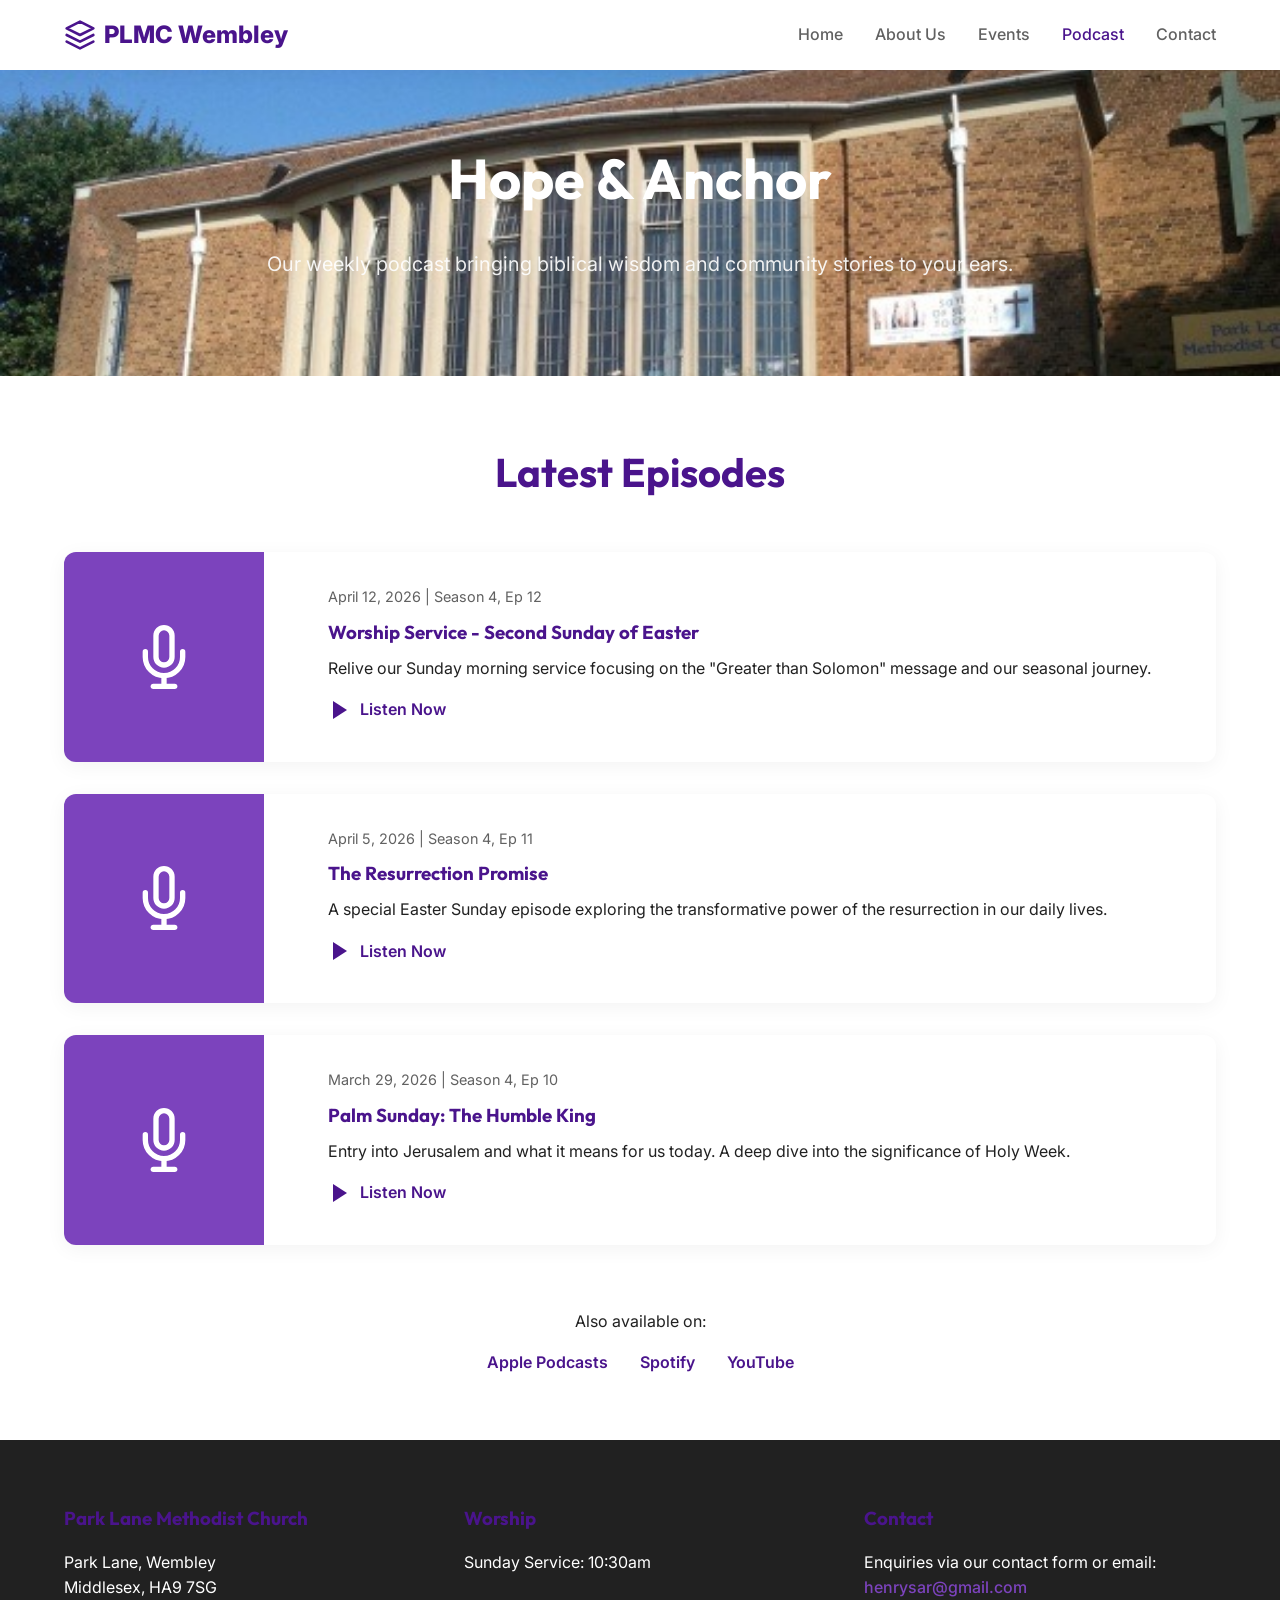
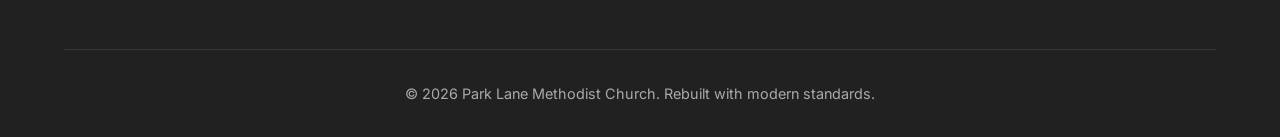
<file: public/podcast.html>
<!DOCTYPE html>
<html lang="en">
<head>
    <meta charset="UTF-8">
    <meta name="viewport" content="width=device-width, initial-scale=1.0">
    <title>Podcast | Park Lane Methodist Church</title>
    <meta name="description" content="Listen to the latest sermons and discussions from Park Lane Methodist Church on our Hope & Anchor podcast.">
    
    <!-- Google Fonts -->
    <link rel="preconnect" href="https://fonts.googleapis.com">
    <link rel="preconnect" href="https://fonts.gstatic.com" crossorigin>
    <link href="https://fonts.googleapis.com/css2?family=Inter:wght@400;500;600&family=Outfit:wght@700;800&display=swap" rel="stylesheet">
    
    <!-- Custom CSS -->
    <link rel="stylesheet" href="css/style.css">
    <style>
        .podcast-card {
            display: flex;
            gap: 2rem;
            background: var(--white);
            border-radius: 12px;
            overflow: hidden;
            box-shadow: var(--shadow-soft);
            margin-bottom: 2rem;
            transition: transform 0.3s ease;
        }
        .podcast-card:hover {
            transform: scale(1.01);
            box-shadow: var(--shadow-medium);
        }
        .podcast-img {
            width: 200px;
            background: var(--primary-light);
            display: flex;
            align-items: center;
            justify-content: center;
            color: white;
            font-size: 3rem;
        }
        .podcast-content {
            padding: 2rem;
            flex: 1;
        }
        .play-btn {
            display: inline-flex;
            align-items: center;
            gap: 0.5rem;
            margin-top: 1rem;
            color: var(--primary);
            font-weight: 600;
        }
    </style>
</head>
<body>

    <!-- Header & Navigation -->
    <header>
        <div class="container nav-container">
            <div class="logo">
                <svg width="32" height="32" viewBox="0 0 24 24" fill="none" stroke="currentColor" stroke-width="2" stroke-linecap="round" stroke-linejoin="round"><path d="M12 2L2 7l10 5 10-5-10-5zM2 17l10 5 10-5M2 12l10 5 10-5"></path></svg>
                PLMC Wembley
            </div>
            <nav>
                <ul class="nav-links">
                    <li><a href="index.html">Home</a></li>
                    <li><a href="about.html">About Us</a></li>
                    <li><a href="events.html">Events</a></li>
                    <li><a href="podcast.html" class="active">Podcast</a></li>
                    <li><a href="contact.html">Contact</a></li>
                </ul>
            </nav>
        </div>
    </header>

    <!-- Page Header -->
    <section class="hero" style="padding: 4rem 0;">
        <div class="container">
            <h1>Hope & Anchor</h1>
            <p>Our weekly podcast bringing biblical wisdom and community stories to your ears.</p>
        </div>
    </section>

    <!-- Main Content -->
    <main class="container" style="padding: 4rem 1.5rem;">
        
        <div class="section-title">
            <h2>Latest Episodes</h2>
        </div>

        <div class="podcast-list">
            
            <!-- Episode 1 -->
            <div class="podcast-card">
                <div class="podcast-img">
                    <svg width="64" height="64" viewBox="0 0 24 24" fill="none" stroke="currentColor" stroke-width="2" stroke-linecap="round" stroke-linejoin="round"><path d="M12 1a3 3 0 0 0-3 3v8a3 3 0 0 0 6 0V4a3 3 0 0 0-3-3z"></path><path d="M19 10v2a7 7 0 0 1-14 0v-2"></path><line x1="12" y1="19" x2="12" y2="23"></line><line x1="8" y1="23" x2="16" y2="23"></line></svg>
                </div>
                <div class="podcast-content">
                    <span style="color: var(--text-muted); font-size: 0.9rem;">April 12, 2026 | Season 4, Ep 12</span>
                    <h3 style="margin: 0.5rem 0;">Worship Service - Second Sunday of Easter</h3>
                    <p>Relive our Sunday morning service focusing on the "Greater than Solomon" message and our seasonal journey.</p>
                    <a href="#" class="play-btn">
                        <svg width="24" height="24" viewBox="0 0 24 24" fill="currentColor"><polygon points="5 3 19 12 5 21 5 3"></polygon></svg>
                        Listen Now
                    </a>
                </div>
            </div>

            <!-- Episode 2 -->
            <div class="podcast-card">
                <div class="podcast-img">
                    <svg width="64" height="64" viewBox="0 0 24 24" fill="none" stroke="currentColor" stroke-width="2" stroke-linecap="round" stroke-linejoin="round"><path d="M12 1a3 3 0 0 0-3 3v8a3 3 0 0 0 6 0V4a3 3 0 0 0-3-3z"></path><path d="M19 10v2a7 7 0 0 1-14 0v-2"></path><line x1="12" y1="19" x2="12" y2="23"></line><line x1="8" y1="23" x2="16" y2="23"></line></svg>
                </div>
                <div class="podcast-content">
                    <span style="color: var(--text-muted); font-size: 0.9rem;">April 5, 2026 | Season 4, Ep 11</span>
                    <h3 style="margin: 0.5rem 0;">The Resurrection Promise</h3>
                    <p>A special Easter Sunday episode exploring the transformative power of the resurrection in our daily lives.</p>
                    <a href="#" class="play-btn">
                        <svg width="24" height="24" viewBox="0 0 24 24" fill="currentColor"><polygon points="5 3 19 12 5 21 5 3"></polygon></svg>
                        Listen Now
                    </a>
                </div>
            </div>

            <!-- Episode 3 -->
            <div class="podcast-card">
                <div class="podcast-img">
                    <svg width="64" height="64" viewBox="0 0 24 24" fill="none" stroke="currentColor" stroke-width="2" stroke-linecap="round" stroke-linejoin="round"><path d="M12 1a3 3 0 0 0-3 3v8a3 3 0 0 0 6 0V4a3 3 0 0 0-3-3z"></path><path d="M19 10v2a7 7 0 0 1-14 0v-2"></path><line x1="12" y1="19" x2="12" y2="23"></line><line x1="8" y1="23" x2="16" y2="23"></line></svg>
                </div>
                <div class="podcast-content">
                    <span style="color: var(--text-muted); font-size: 0.9rem;">March 29, 2026 | Season 4, Ep 10</span>
                    <h3 style="margin: 0.5rem 0;">Palm Sunday: The Humble King</h3>
                    <p>Entry into Jerusalem and what it means for us today. A deep dive into the significance of Holy Week.</p>
                    <a href="#" class="play-btn">
                        <svg width="24" height="24" viewBox="0 0 24 24" fill="currentColor"><polygon points="5 3 19 12 5 21 5 3"></polygon></svg>
                        Listen Now
                    </a>
                </div>
            </div>

        </div>

        <div style="text-align: center; margin-top: 4rem;">
            <p>Also available on:</p>
            <div style="display: flex; justify-content: center; gap: 2rem; margin-top: 1rem;">
                <a href="#" style="color: var(--primary); font-weight: 600;">Apple Podcasts</a>
                <a href="#" style="color: var(--primary); font-weight: 600;">Spotify</a>
                <a href="#" style="color: var(--primary); font-weight: 600;">YouTube</a>
            </div>
        </div>

    </main>

    <!-- Footer -->
    <footer>
        <div class="container">
            <div class="footer-grid">
                <div>
                    <h3>Park Lane Methodist Church</h3>
                    <p>Park Lane, Wembley<br>Middlesex, HA9 7SG</p>
                </div>
                <div>
                    <h3>Worship</h3>
                    <p>Sunday Service: 10:30am</p>
                </div>
                <div>
                    <h3>Contact</h3>
                    <p>Enquiries via our contact form or email:</p>
                    <p><a href="mailto:henrysar@gmail.com" style="color: var(--primary-light); font-weight: 500;">henrysar@gmail.com</a></p>
                </div>
            </div>
            <div class="footer-bottom">
                <p>&copy; 2026 Park Lane Methodist Church. Rebuilt with modern standards.</p>
            </div>
        </div>
    </footer>

    <!-- Custom JS -->
    <script src="js/main.js"></script>
</body>
</html>
</file>
<file: public/css/style.css>
/* 
   Park Lane Methodist Church - Modern Design System 
   Focus: Premium, Clean, Respectful, and Responsive
*/

:root {
    /* Color Palette */
    --primary: #4a148c;       /* Deep Violet */
    --primary-light: #7c43bd;
    --secondary: #880e4f;     /* Original Maroon/Purple */
    --accent: #ffd54f;        /* Gold for highlights */
    --text-dark: #212121;
    --text-muted: #616161;
    --bg-light: #f3f4f6;
    --white: #ffffff;
    
    /* Spacing & Borders */
    --container-width: 1200px;
    --section-padding: 4rem 2rem;
    --border-radius: 12px;
    --shadow-soft: 0 4px 20px rgba(0, 0, 0, 0.05);
    --shadow-medium: 0 8px 30px rgba(0, 0, 0, 0.1);
    
    /* Animations */
    --transition-smooth: all 0.4s cubic-bezier(0.165, 0.84, 0.44, 1);
    
    /* Typography */
    --font-body: 'Inter', system-ui, -apple-system, sans-serif;
    --font-heading: 'Outfit', sans-serif;
}

/* Reset & Base Styles */
* {
    margin: 0;
    padding: 0;
    box-sizing: border-box;
}

body {
    font-family: var(--font-body);
    color: var(--text-dark);
    background-color: var(--white);
    line-height: 1.6;
    overflow-x: hidden;
}

h1, h2, h3, h4 {
    font-family: var(--font-heading);
    font-weight: 700;
    color: var(--primary);
    margin-bottom: 1rem;
}

a {
    text-decoration: none;
    color: inherit;
    transition: all 0.3s ease;
}

/* Layout Components */
.container {
    max-width: var(--container-width);
    margin: 0 auto;
    padding: 0 1.5rem;
}

/* Header & Nav */
header {
    background: var(--white);
    padding: 1rem 0;
    position: sticky;
    top: 0;
    z-index: 1000;
    box-shadow: var(--shadow-soft);
}

.nav-container {
    display: flex;
    justify-content: space-between;
    align-items: center;
}

.logo {
    font-size: 1.5rem;
    font-weight: 800;
    color: var(--primary);
    display: flex;
    align-items: center;
    gap: 0.5rem;
}

.nav-links {
    display: flex;
    gap: 2rem;
    list-style: none;
}

.nav-links a {
    font-weight: 500;
    color: var(--text-muted);
}

.nav-links a:hover, .nav-links a.active {
    color: var(--primary);
}

/* Hero Section */
.hero {
    background: url('../images/hero-bg.jpg');
    background-size: cover;
    background-position: center;
    color: var(--white);
    padding: 6rem 0;
    text-align: center;
    position: relative;
    overflow: hidden;
}

.hero h1 {
    color: var(--white);
    font-size: 3.5rem;
    margin-bottom: 1.5rem;
}

.hero p {
    font-size: 1.25rem;
    max-width: 800px;
    margin: 0 auto 2rem;
    opacity: 0.9;
}

/* Section Styling */
section {
    padding: var(--section-padding);
}

.section-title {
    text-align: center;
    margin-bottom: 3rem;
}

.section-title h2 {
    font-size: 2.5rem;
}

/* Cards & Content Blocks */
.grid {
    display: grid;
    grid-template-columns: repeat(auto-fit, minmax(300px, 1fr));
    gap: 2rem;
}

.card {
    background: var(--white);
    padding: 2rem;
    border-radius: var(--border-radius);
    box-shadow: var(--shadow-soft);
    border-top: 4px solid var(--primary);
    transition: var(--transition-smooth);
    animation: fadeIn 0.8s ease-out forwards;
}

.card:hover {
    transform: translateY(-8px);
    box-shadow: var(--shadow-medium);
}

@keyframes fadeIn {
    from { opacity: 0; transform: translateY(20px); }
    to { opacity: 1; transform: translateY(0); }
}

/* Footer */
footer {
    background: var(--text-dark);
    color: var(--white);
    padding: 4rem 0 2rem;
}

.footer-grid {
    display: grid;
    grid-template-columns: repeat(auto-fit, minmax(200px, 1fr));
    gap: 3rem;
    margin-bottom: 3rem;
}

.footer-bottom {
    border-top: 1px solid rgba(255, 255, 255, 0.1);
    padding-top: 2rem;
    text-align: center;
    font-size: 0.9rem;
    color: #aaa;
}

/* Buttons */
.btn {
    display: inline-block;
    padding: 0.8rem 2rem;
    border-radius: 50px;
    font-weight: 600;
    cursor: pointer;
    border: none;
    background: var(--primary);
    color: var(--white);
}

.btn:hover {
    background: var(--primary-light);
    transform: scale(1.05);
}

/* Mobile Responsive */
@media (max-width: 768px) {
    .nav-links {
        display: none; /* Add hamburger menu later */
    }
    
    .hero h1 {
        font-size: 2.5rem;
    }
}
</file>
<file: css/style.css>
/* 
   Park Lane Methodist Church - Modern Design System 
   Focus: Premium, Clean, Respectful, and Responsive
*/

:root {
    /* Color Palette */
    --primary: #4a148c;       /* Deep Violet */
    --primary-light: #7c43bd;
    --secondary: #880e4f;     /* Original Maroon/Purple */
    --accent: #ffd54f;        /* Gold for highlights */
    --text-dark: #212121;
    --text-muted: #616161;
    --bg-light: #f3f4f6;
    --white: #ffffff;
    
    /* Spacing & Borders */
    --container-width: 1200px;
    --section-padding: 4rem 2rem;
    --border-radius: 12px;
    --shadow-soft: 0 4px 20px rgba(0, 0, 0, 0.05);
    --shadow-medium: 0 8px 30px rgba(0, 0, 0, 0.1);
    
    /* Animations */
    --transition-smooth: all 0.4s cubic-bezier(0.165, 0.84, 0.44, 1);
    
    /* Typography */
    --font-body: 'Inter', system-ui, -apple-system, sans-serif;
    --font-heading: 'Outfit', sans-serif;
}

/* Reset & Base Styles */
* {
    margin: 0;
    padding: 0;
    box-sizing: border-box;
}

body {
    font-family: var(--font-body);
    color: var(--text-dark);
    background-color: var(--white);
    line-height: 1.6;
    overflow-x: hidden;
}

h1, h2, h3, h4 {
    font-family: var(--font-heading);
    font-weight: 700;
    color: var(--primary);
    margin-bottom: 1rem;
}

a {
    text-decoration: none;
    color: inherit;
    transition: all 0.3s ease;
}

/* Layout Components */
.container {
    max-width: var(--container-width);
    margin: 0 auto;
    padding: 0 1.5rem;
}

/* Header & Nav */
header {
    background: var(--white);
    padding: 1rem 0;
    position: sticky;
    top: 0;
    z-index: 1000;
    box-shadow: var(--shadow-soft);
}

.nav-container {
    display: flex;
    justify-content: space-between;
    align-items: center;
}

.logo {
    font-size: 1.5rem;
    font-weight: 800;
    color: var(--primary);
    display: flex;
    align-items: center;
    gap: 0.5rem;
}

.nav-links {
    display: flex;
    gap: 2rem;
    list-style: none;
}

.nav-links a {
    font-weight: 500;
    color: var(--text-muted);
}

.nav-links a:hover, .nav-links a.active {
    color: var(--primary);
}

/* Hero Section */
.hero {
    background: var(--primary) url('../images/hero-bg.jpg');
    background-size: cover;
    background-position: center;
    color: var(--white);
    padding: 6rem 0;
    text-align: center;
    position: relative;
    overflow: hidden;
}

.hero h1 {
    color: var(--white);
    font-size: 3.5rem;
    margin-bottom: 1.5rem;
}

.hero p {
    font-size: 1.25rem;
    max-width: 800px;
    margin: 0 auto 2rem;
    opacity: 0.9;
}

/* Section Styling */
section {
    padding: var(--section-padding);
}

.section-title {
    text-align: center;
    margin-bottom: 3rem;
}

.section-title h2 {
    font-size: 2.5rem;
}

/* Cards & Content Blocks */
.grid {
    display: grid;
    grid-template-columns: repeat(auto-fit, minmax(300px, 1fr));
    gap: 2rem;
}

.card {
    background: var(--white);
    padding: 2rem;
    border-radius: var(--border-radius);
    box-shadow: var(--shadow-soft);
    border-top: 4px solid var(--primary);
    transition: var(--transition-smooth);
    animation: fadeIn 0.8s ease-out forwards;
}

.card:hover {
    transform: translateY(-8px);
    box-shadow: var(--shadow-medium);
}

@keyframes fadeIn {
    from { opacity: 0; transform: translateY(20px); }
    to { opacity: 1; transform: translateY(0); }
}

/* Footer */
footer {
    background: var(--text-dark);
    color: var(--white);
    padding: 4rem 0 2rem;
}

.footer-grid {
    display: grid;
    grid-template-columns: repeat(auto-fit, minmax(200px, 1fr));
    gap: 3rem;
    margin-bottom: 3rem;
}

.footer-bottom {
    border-top: 1px solid rgba(255, 255, 255, 0.1);
    padding-top: 2rem;
    text-align: center;
    font-size: 0.9rem;
    color: #aaa;
}

/* Buttons */
.btn {
    display: inline-block;
    padding: 0.8rem 2rem;
    border-radius: 50px;
    font-weight: 600;
    cursor: pointer;
    border: none;
    background: var(--primary);
    color: var(--white);
}

.btn:hover {
    background: var(--primary-light);
    transform: scale(1.05);
}

/* Mobile Responsive */
@media (max-width: 768px) {
    .nav-links {
        display: none; /* Add hamburger menu later */
    }
    
    .hero h1 {
        font-size: 2.5rem;
    }
}
</file>
